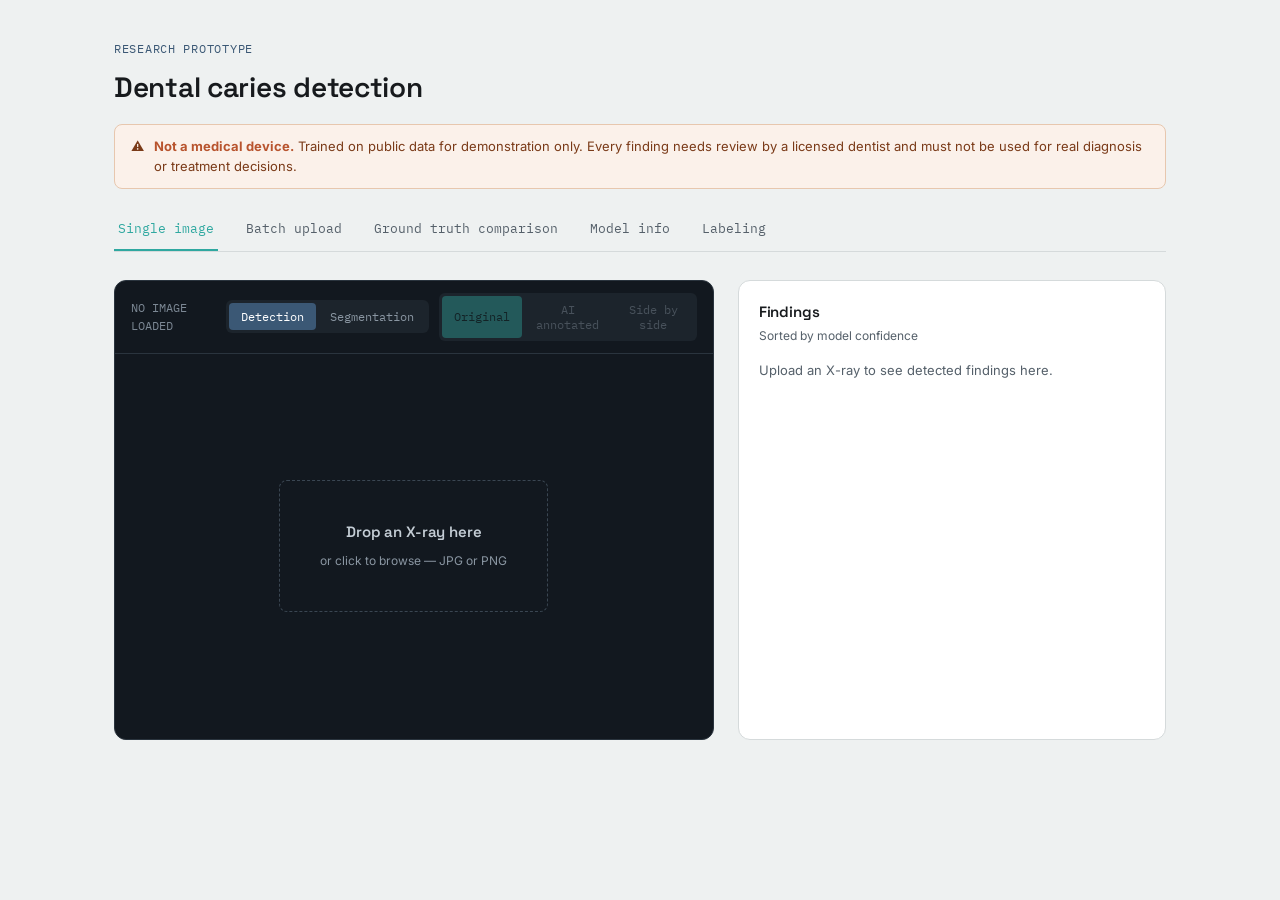
<file: app/static/index.html>
<!DOCTYPE html>
<html lang="en">
<head>
<meta charset="UTF-8">
<meta name="viewport" content="width=device-width, initial-scale=1.0">
<title>Dental caries detection — demo</title>
<link rel="preconnect" href="https://fonts.googleapis.com">
<link href="https://fonts.googleapis.com/css2?family=Space+Grotesk:wght@500;600&family=Inter:wght@400;500;600&family=IBM+Plex+Mono:wght@400;500&display=swap" rel="stylesheet">
<link rel="stylesheet" href="style.css">
<style>
  main { display: grid; grid-template-columns: 1.4fr 1fr; gap: 24px; }
  @media (max-width: 780px) { main { grid-template-columns: 1fr; } }

  .threshold-row {
    display: flex;
    align-items: center;
    gap: 12px;
    padding: 12px 16px;
    border-top: 1px solid var(--panel-dark-line);
    font-family: 'IBM Plex Mono', monospace;
    font-size: 12px;
    color: #8A96A2;
  }
  .threshold-row input[type="range"] {
    flex: 1;
    accent-color: var(--accent);
  }
  .threshold-row .threshold-value { color: var(--accent); width: 40px; text-align: right; }

  .actions-row {
    display: none;
    gap: 8px;
    padding: 10px 16px;
    border-top: 1px solid var(--panel-dark-line);
  }
  .actions-row button {
    font-family: 'IBM Plex Mono', monospace;
    font-size: 11.5px;
    padding: 6px 12px;
    border-radius: 6px;
    border: 1px solid var(--panel-dark-line);
    background: #1C242C;
    color: #C4CDD5;
    cursor: pointer;
  }
  .actions-row button:hover { border-color: var(--accent); color: var(--accent); }

  .side-by-side { display: flex; gap: 10px; width: 100%; height: 100%; align-items: center; justify-content: center; }
  .side-by-side figure { margin: 0; flex: 1; text-align: center; }
  .side-by-side img { max-width: 100%; max-height: 380px; border-radius: 4px; cursor: zoom-in; }
  .side-by-side figcaption { font-family: 'IBM Plex Mono', monospace; font-size: 10.5px; color: #7C8894; margin-top: 6px; }

  @media print {
    .nav, .dropzone, .toggle, .threshold-row, .actions-row { display: none !important; }
    body { background: #fff; }
    .viewer, .viewer-bar, .panel { background: #fff !important; color: #111 !important; border: 1px solid #ccc !important; }
    .viewer-bar span, .status { color: #111 !important; }
    .viewer { min-height: auto; }
    main { grid-template-columns: 1fr !important; }
  }
</style>
</head>
<body>

<header>
  <div class="eyebrow">Research prototype</div>
  <h1>Dental caries detection</h1>
  <div class="disclaimer">
    <span>⚠</span>
    <span><strong>Not a medical device.</strong> Trained on public data for demonstration only. Every finding needs review by a licensed dentist and must not be used for real diagnosis or treatment decisions.</span>
  </div>
  <nav class="nav">
    <a href="index.html" class="active">Single image</a>
    <a href="batch.html">Batch upload</a>
    <a href="compare.html">Ground truth comparison</a>
    <a href="about.html">Model info</a>
    <a href="labeling.html">Labeling</a>
  </nav>
</header>

<main>
  <section class="viewer">
    <div class="viewer-bar">
      <span id="viewer-label">NO IMAGE LOADED</span>
      <div style="display:flex; gap:10px; align-items:center;">
        <div class="toggle model-toggle" id="model-toggle">
          <button id="btn-model-detect" class="active">Detection</button>
          <button id="btn-model-seg">Segmentation</button>
        </div>
        <div class="toggle">
          <button id="btn-original" class="active" disabled>Original</button>
          <button id="btn-annotated" disabled>AI annotated</button>
          <button id="btn-side" disabled>Side by side</button>
        </div>
      </div>
    </div>
    <div class="viewer-stage" id="stage">
      <div class="dropzone" id="dropzone">
        <div class="display">Drop an X-ray here</div>
        <small>or click to browse — JPG or PNG</small>
      </div>
      <input type="file" id="file-input" accept="image/*" style="display:none">
    </div>
    <div class="threshold-row" id="threshold-row" style="display:none">
      <span>MIN CONFIDENCE</span>
      <input type="range" id="threshold-slider" min="5" max="95" value="25" step="1">
      <span class="threshold-value mono" id="threshold-value">25%</span>
    </div>
    <div class="actions-row" id="actions-row">
      <button id="btn-download">Download annotated image</button>
      <button id="btn-print">Print / save report</button>
    </div>
    <div class="status" id="status" style="display:none"></div>
  </section>

  <section class="panel">
    <h2>Findings</h2>
    <div class="sub">Sorted by model confidence</div>
    <div id="findings">
      <div class="empty-state">Upload an X-ray to see detected findings here.</div>
    </div>
  </section>
</main>

<script src="boxes.js?v=2"></script>
<script>
  const dropzone = document.getElementById('dropzone');
  const fileInput = document.getElementById('file-input');
  const stage = document.getElementById('stage');
  const viewerLabel = document.getElementById('viewer-label');
  const statusEl = document.getElementById('status');
  const findingsEl = document.getElementById('findings');
  const btnOriginal = document.getElementById('btn-original');
  const btnAnnotated = document.getElementById('btn-annotated');
  const btnSide = document.getElementById('btn-side');
  const thresholdRow = document.getElementById('threshold-row');
  const thresholdSlider = document.getElementById('threshold-slider');
  const thresholdValue = document.getElementById('threshold-value');
  const actionsRow = document.getElementById('actions-row');
  const btnDownload = document.getElementById('btn-download');
  const btnPrint = document.getElementById('btn-print');
  const btnModelDetect = document.getElementById('btn-model-detect');
  const btnModelSeg = document.getElementById('btn-model-seg');

  let originalUrl = null;
  let originalFilename = 'xray';
  let currentFile = null;   // kept so switching models can re-POST without a re-upload
  let currentModel = 'detection';
  let loadedImage = null;   // Image object, for client-side compositing
  let allFindings = [];     // full findings list from the API (low confidence floor)
  let currentAnnotatedUrl = null;
  let currentView = 'original';

  dropzone.addEventListener('click', () => fileInput.click());
  dropzone.addEventListener('dragover', (e) => { e.preventDefault(); dropzone.style.borderColor = '#2FA8A0'; });
  dropzone.addEventListener('dragleave', () => { dropzone.style.borderColor = '#3A4652'; });
  dropzone.addEventListener('drop', (e) => {
    e.preventDefault();
    if (e.dataTransfer.files.length) handleFile(e.dataTransfer.files[0]);
  });
  fileInput.addEventListener('change', (e) => {
    if (e.target.files.length) handleFile(e.target.files[0]);
  });

  function showImage(url) {
    stage.innerHTML = '';
    const img = document.createElement('img');
    img.src = url;
    stage.appendChild(img);
  }

  function showSideBySide(origUrl, annotUrl) {
    stage.innerHTML = `
      <div class="side-by-side">
        <figure><img src="${origUrl}"><figcaption>ORIGINAL</figcaption></figure>
        <figure><img src="${annotUrl}"><figcaption>AI ANNOTATED</figcaption></figure>
      </div>
    `;
  }

  function setStatus(text, visible) {
    statusEl.textContent = text;
    statusEl.style.display = visible ? 'block' : 'none';
  }

  function currentThreshold() {
    return Number(thresholdSlider.value) / 100;
  }

  function renderAnnotated() {
    if (!loadedImage) return;
    const boxes = findingsToBoxes(allFindings, currentThreshold());
    currentAnnotatedUrl = compositeBoxes(loadedImage, boxes);
    if (currentView === 'annotated') showImage(currentAnnotatedUrl);
    else if (currentView === 'side') showSideBySide(originalUrl, currentAnnotatedUrl);
    return currentAnnotatedUrl;
  }

  async function handleFile(file) {
    currentFile = file;
    originalUrl = URL.createObjectURL(file);
    originalFilename = file.name.replace(/\.[^.]+$/, '');
    allFindings = [];
    currentView = 'original';
    showImage(originalUrl);
    viewerLabel.textContent = file.name.toUpperCase();
    btnOriginal.disabled = false;
    btnAnnotated.disabled = true;
    btnSide.disabled = true;
    thresholdRow.style.display = 'none';
    actionsRow.style.display = 'none';
    setActiveToggle('original');

    const img = await loadImage(originalUrl);
    loadedImage = img;
    await runPrediction();
  }

  async function runPrediction() {
    if (!currentFile) return;
    setStatus('Analyzing…', true);
    findingsEl.innerHTML = '<div class="empty-state">Running detection…</div>';

    const formData = new FormData();
    formData.append('file', currentFile);
    formData.append('model', currentModel);

    try {
      const res = await fetch('/predict', { method: 'POST', body: formData });
      if (!res.ok) throw new Error((await res.json()).detail || 'Prediction failed');
      const data = await res.json();

      allFindings = data.findings;
      btnAnnotated.disabled = false;
      btnSide.disabled = false;
      thresholdRow.style.display = 'flex';
      actionsRow.style.display = 'flex';
      currentView = 'annotated';
      renderAnnotated();
      setActiveToggle('annotated');
      renderFindingsList();
      setStatus('Done', true);
    } catch (err) {
      setStatus('Error: ' + err.message, true);
      findingsEl.innerHTML = '<div class="empty-state">Something went wrong. Try a different image.</div>';
    }
  }

  function setActiveModel(modelType) {
    currentModel = modelType;
    btnModelDetect.classList.toggle('active', modelType === 'detection');
    btnModelSeg.classList.toggle('active', modelType === 'segmentation');
    runPrediction();
  }

  btnModelDetect.addEventListener('click', () => setActiveModel('detection'));
  btnModelSeg.addEventListener('click', () => setActiveModel('segmentation'));

  function setActiveToggle(which) {
    btnOriginal.classList.toggle('active', which === 'original');
    btnAnnotated.classList.toggle('active', which === 'annotated');
    btnSide.classList.toggle('active', which === 'side');
  }

  btnOriginal.addEventListener('click', () => {
    if (!originalUrl) return;
    currentView = 'original';
    showImage(originalUrl);
    setActiveToggle('original');
  });
  btnAnnotated.addEventListener('click', () => {
    if (!loadedImage) return;
    currentView = 'annotated';
    renderAnnotated();
    setActiveToggle('annotated');
  });
  btnSide.addEventListener('click', () => {
    if (!loadedImage) return;
    currentView = 'side';
    renderAnnotated();
    setActiveToggle('side');
  });

  thresholdSlider.addEventListener('input', () => {
    thresholdValue.textContent = thresholdSlider.value + '%';
    renderAnnotated();
    renderFindingsList();
  });

  btnDownload.addEventListener('click', () => {
    if (!currentAnnotatedUrl) return;
    const a = document.createElement('a');
    a.href = currentAnnotatedUrl;
    a.download = `${originalFilename}_annotated.png`;
    a.click();
  });

  btnPrint.addEventListener('click', () => {
    if (currentView === 'original') {
      currentView = 'annotated';
      renderAnnotated();
      setActiveToggle('annotated');
    }
    window.print();
  });

  function renderFindingsList() {
    const threshold = currentThreshold();
    const visible = allFindings.filter(f => f.confidence >= threshold);
    if (!visible.length) {
      findingsEl.innerHTML = '<div class="empty-state">No findings above the confidence threshold.</div>';
      return;
    }
    findingsEl.innerHTML = visible.map(f => `
      <div class="finding">
        <div class="finding-top">
          <span class="finding-class">${f.class}${classBadge(f.class)}</span>
          <span class="finding-conf mono">${(f.confidence * 100).toFixed(1)}%</span>
        </div>
        <div class="bar-track"><div class="bar-fill" style="width:${f.confidence * 100}%"></div></div>
      </div>
    `).join('');
  }
</script>

<script src="zoom.js?v=2"></script>
</body>
</html>
</file>
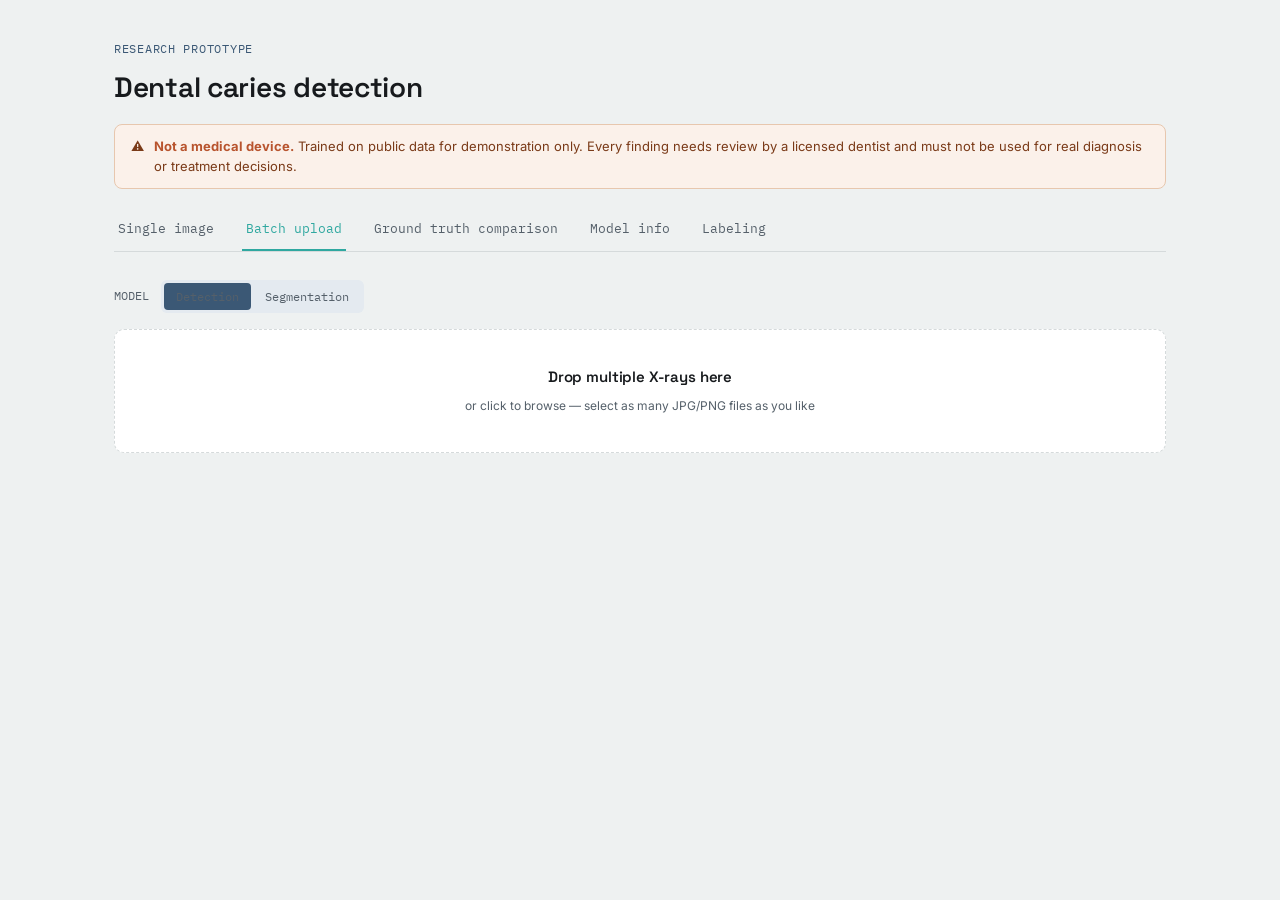
<file: app/static/batch.html>
<!DOCTYPE html>
<html lang="en">
<head>
<meta charset="UTF-8">
<meta name="viewport" content="width=device-width, initial-scale=1.0">
<title>Dental caries detection — batch upload</title>
<link rel="preconnect" href="https://fonts.googleapis.com">
<link href="https://fonts.googleapis.com/css2?family=Space+Grotesk:wght@500;600&family=Inter:wght@400;500;600&family=IBM+Plex+Mono:wght@400;500&display=swap" rel="stylesheet">
<link rel="stylesheet" href="style.css">
<style>
  .batch-dropzone {
    text-align: center;
    color: var(--ink-soft);
    cursor: pointer;
    padding: 36px;
    border: 1.5px dashed var(--border);
    border-radius: 10px;
    background: var(--card);
    margin-bottom: 28px;
  }
  .batch-dropzone:hover { border-color: var(--accent); color: var(--accent); }
  .batch-dropzone .display { font-size: 15px; color: var(--ink); margin-bottom: 4px; font-family: 'Space Grotesk', sans-serif; font-weight: 600; }
  .batch-dropzone small { font-size: 12px; }

  .queue-status {
    font-family: 'IBM Plex Mono', monospace;
    font-size: 13px;
    color: var(--structural);
    margin-bottom: 20px;
    display: none;
  }

  .results-grid {
    display: grid;
    grid-template-columns: repeat(auto-fill, minmax(340px, 1fr));
    gap: 20px;
  }

  .result-card {
    background: var(--panel-dark);
    border: 1px solid var(--panel-dark-line);
    border-radius: 12px;
    overflow: hidden;
    display: flex;
    flex-direction: column;
  }
  .result-card .card-bar {
    padding: 10px 14px;
    border-bottom: 1px solid var(--panel-dark-line);
    display: flex;
    justify-content: space-between;
    align-items: center;
    gap: 8px;
  }
  .result-card .filename {
    font-family: 'IBM Plex Mono', monospace;
    font-size: 11.5px;
    color: #7C8894;
    overflow: hidden;
    text-overflow: ellipsis;
    white-space: nowrap;
  }
  .result-card .card-toggle {
    display: inline-flex;
    background: #1C242C;
    border-radius: 5px;
    padding: 2px;
    flex-shrink: 0;
  }
  .result-card .card-toggle button {
    font-family: 'IBM Plex Mono', monospace;
    font-size: 10.5px;
    padding: 4px 8px;
    border-radius: 3px;
    border: none;
    background: transparent;
    color: #8A96A2;
    cursor: pointer;
  }
  .result-card .card-toggle button.active { background: var(--accent); color: #06231F; }

  .result-card .card-image {
    background: #0B0F13;
    display: flex; align-items: center; justify-content: center;
    padding: 12px;
    min-height: 200px;
  }
  .result-card .card-image img { max-width: 100%; max-height: 260px; border-radius: 4px; cursor: zoom-in; }

  .result-card .card-findings { padding: 12px 16px 16px; background: var(--card); }
  .result-card .card-findings .finding { padding: 8px 0; }
  .result-card .card-findings .finding-class { font-size: 13px; }
  .result-card .card-findings .finding-conf { font-size: 12px; }
  .result-card .no-findings { font-size: 12.5px; color: var(--ink-soft); padding: 4px 0; }

  .card-error {
    padding: 16px;
    color: var(--danger);
    font-size: 13px;
    background: #FBF1EA;
  }

  .threshold-bar {
    display: none;
    align-items: center;
    gap: 12px;
    padding: 14px 18px;
    background: var(--card);
    border: 1px solid var(--border);
    border-radius: 10px;
    margin-bottom: 20px;
    font-family: 'IBM Plex Mono', monospace;
    font-size: 12px;
    color: var(--ink-soft);
  }
  .threshold-bar input[type="range"] { flex: 1; accent-color: var(--accent); max-width: 320px; }
  .threshold-bar .threshold-value { color: var(--accent); width: 40px; }

  .card-tools { display: flex; gap: 6px; flex-shrink: 0; }
  .card-tools button {
    font-family: 'IBM Plex Mono', monospace;
    font-size: 13px;
    width: 24px; height: 24px;
    border-radius: 4px;
    border: none;
    background: #1C242C;
    color: #8A96A2;
    cursor: pointer;
    line-height: 1;
  }
  .card-tools button:hover { color: var(--accent); }

  @media print {
    .batch-dropzone, .threshold-bar, .queue-status, .card-toggle, .card-tools, .nav, .model-bar { display: none !important; }
    .results-grid { display: block; }
    .result-card { break-inside: avoid; margin-bottom: 24px; border-color: #ccc !important; }
    .card-image, .card-bar { background: #fff !important; }
    .filename { color: #111 !important; }
  }
</style>
</head>
<body>

<header>
  <div class="eyebrow">Research prototype</div>
  <h1>Dental caries detection</h1>
  <div class="disclaimer">
    <span>⚠</span>
    <span><strong>Not a medical device.</strong> Trained on public data for demonstration only. Every finding needs review by a licensed dentist and must not be used for real diagnosis or treatment decisions.</span>
  </div>
  <nav class="nav">
    <a href="index.html">Single image</a>
    <a href="batch.html" class="active">Batch upload</a>
    <a href="compare.html">Ground truth comparison</a>
    <a href="about.html">Model info</a>
    <a href="labeling.html">Labeling</a>
  </nav>
</header>

<main>
  <div class="model-bar" id="model-bar" style="display:flex; align-items:center; gap:12px; margin-bottom: 16px;">
    <span class="mono" style="font-size:12px; color:var(--ink-soft);">MODEL</span>
    <div class="toggle model-toggle light-toggle" id="model-toggle">
      <button id="btn-model-detect" class="active">Detection</button>
      <button id="btn-model-seg">Segmentation</button>
    </div>
  </div>

  <div class="batch-dropzone" id="dropzone">
    <div class="display">Drop multiple X-rays here</div>
    <small>or click to browse — select as many JPG/PNG files as you like</small>
  </div>
  <input type="file" id="file-input" accept="image/*" multiple style="display:none">

  <div class="threshold-bar" id="threshold-bar">
    <span>MIN CONFIDENCE (all images)</span>
    <input type="range" id="threshold-slider" min="5" max="95" value="25" step="1">
    <span class="threshold-value" id="threshold-value">25%</span>
    <button id="btn-print-all" style="margin-left:auto; font-family:'IBM Plex Mono',monospace; font-size:11.5px; padding:6px 12px; border-radius:6px; border:1px solid var(--border); background:var(--card); color:var(--ink-soft); cursor:pointer;">Print / save report</button>
  </div>

  <div class="queue-status mono" id="queue-status"></div>
  <div class="results-grid" id="results-grid"></div>
</main>

<script src="boxes.js?v=2"></script>
<script>
  const dropzone = document.getElementById('dropzone');
  const fileInput = document.getElementById('file-input');
  const queueStatus = document.getElementById('queue-status');
  const resultsGrid = document.getElementById('results-grid');
  const thresholdBar = document.getElementById('threshold-bar');
  const thresholdSlider = document.getElementById('threshold-slider');
  const thresholdValue = document.getElementById('threshold-value');
  const btnModelDetect = document.getElementById('btn-model-detect');
  const btnModelSeg = document.getElementById('btn-model-seg');

  let currentModel = 'detection';
  let currentFiles = [];   // kept so switching models can re-run without a re-upload

  function currentThreshold() {
    return Number(thresholdSlider.value) / 100;
  }

  dropzone.addEventListener('click', () => fileInput.click());
  dropzone.addEventListener('dragover', (e) => { e.preventDefault(); dropzone.style.borderColor = '#2FA8A0'; });
  dropzone.addEventListener('dragleave', () => { dropzone.style.borderColor = 'var(--border)'; });
  dropzone.addEventListener('drop', (e) => {
    e.preventDefault();
    if (e.dataTransfer.files.length) handleFiles(e.dataTransfer.files);
  });
  fileInput.addEventListener('change', (e) => {
    if (e.target.files.length) handleFiles(e.target.files);
  });

  function cardSkeleton(filename) {
    const card = document.createElement('div');
    card.className = 'result-card';
    card.innerHTML = `
      <div class="card-bar">
        <span class="filename">${filename}</span>
      </div>
      <div class="card-image"><span class="mono" style="color:#7C8894; font-size:12px;">Analyzing…</span></div>
    `;
    return card;
  }

  function renderFindingsList(findings, threshold) {
    const visible = findings.filter(f => f.confidence >= threshold);
    if (!visible.length) return '<div class="no-findings">No findings above the confidence threshold.</div>';
    return visible.map(f => `
      <div class="finding">
        <div class="finding-top">
          <span class="finding-class">${f.class}${classBadge(f.class)}</span>
          <span class="finding-conf mono">${(f.confidence * 100).toFixed(1)}%</span>
        </div>
        <div class="bar-track"><div class="bar-fill" style="width:${f.confidence * 100}%"></div></div>
      </div>
    `).join('');
  }

  function renderCard(card, filename, originalUrl, loadedImg, findings) {
    card.innerHTML = `
      <div class="card-bar">
        <span class="filename">${filename}</span>
        <div class="card-toggle">
          <button class="btn-orig">Original</button>
          <button class="btn-annot active">AI</button>
        </div>
        <div class="card-tools">
          <button class="btn-card-download" title="Download annotated image">&#8681;</button>
          <button class="btn-card-remove" title="Remove from results">&times;</button>
        </div>
      </div>
      <div class="card-image"><img></div>
      <div class="card-findings"></div>
    `;

    const img = card.querySelector('.card-image img');
    const findingsEl = card.querySelector('.card-findings');
    const btnOrig = card.querySelector('.btn-orig');
    const btnAnnot = card.querySelector('.btn-annot');
    const btnCardDownload = card.querySelector('.btn-card-download');
    const btnCardRemove = card.querySelector('.btn-card-remove');
    let view = 'annotated';

    function refresh() {
      const threshold = currentThreshold();
      if (view === 'annotated') {
        img.src = compositeBoxes(loadedImg, findingsToBoxes(findings, threshold));
      } else {
        img.src = originalUrl;
      }
      findingsEl.innerHTML = renderFindingsList(findings, threshold);
    }

    btnOrig.addEventListener('click', () => {
      view = 'original';
      btnOrig.classList.add('active');
      btnAnnot.classList.remove('active');
      refresh();
    });
    btnAnnot.addEventListener('click', () => {
      view = 'annotated';
      btnAnnot.classList.add('active');
      btnOrig.classList.remove('active');
      refresh();
    });
    btnCardDownload.addEventListener('click', () => {
      const a = document.createElement('a');
      a.href = img.src;
      a.download = `${filename.replace(/\.[^.]+$/, '')}_annotated.png`;
      a.click();
    });
    btnCardRemove.addEventListener('click', () => {
      card.remove();
      cardRefreshers = cardRefreshers.filter(entry => entry.card !== card);
    });

    refresh();
    return refresh;
  }

  let cardRefreshers = [];
  // Guards against an in-flight handleFiles() (e.g. a rapid model-toggle
  // click) still resolving after a newer call has already cleared the grid.
  let batchGeneration = 0;

  async function handleFiles(fileList) {
    const myGeneration = ++batchGeneration;
    const files = Array.from(fileList);
    currentFiles = files;
    resultsGrid.innerHTML = '';
    cardRefreshers = [];
    thresholdBar.style.display = 'none';
    queueStatus.style.display = 'block';
    queueStatus.textContent = `Uploading ${files.length} image${files.length === 1 ? '' : 's'}…`;
    // Disabled for the duration of this run — prevents queuing up multiple
    // full batch-inference runs server-side if the model toggle (or a new
    // upload) is triggered again before this one finishes.
    btnModelDetect.disabled = true;
    btnModelSeg.disabled = true;

    const cards = new Map();
    const originalUrls = new Map();
    for (const file of files) {
      const card = cardSkeleton(file.name);
      resultsGrid.appendChild(card);
      cards.set(file.name, card);
      originalUrls.set(file.name, URL.createObjectURL(file));
    }

    const formData = new FormData();
    for (const file of files) formData.append('files', file);
    formData.append('model', currentModel);

    try {
      queueStatus.textContent = `Running ${currentModel} on ${files.length} image${files.length === 1 ? '' : 's'}…`;
      const urlEntries = Array.from(originalUrls.entries()); // [filename, url][]
      const [res, ...loadedImgs] = await Promise.all([
        fetch('/predict-batch', { method: 'POST', body: formData }),
        ...urlEntries.map(([, url]) => loadImage(url)),
      ]);
      if (!res.ok) throw new Error((await res.json()).detail || 'Batch prediction failed');
      const data = await res.json();
      if (myGeneration !== batchGeneration) return; // a newer handleFiles() started meanwhile
      const imageByFilename = new Map(urlEntries.map(([filename], i) => [filename, loadedImgs[i]]));

      for (const result of data.results) {
        const card = cards.get(result.filename);
        if (!card) continue;
        if (result.error) {
          card.innerHTML = `
            <div class="card-bar"><span class="filename">${result.filename}</span></div>
            <div class="card-error">${result.error}</div>
          `;
          continue;
        }
        const originalUrl = originalUrls.get(result.filename);
        const loadedImg = imageByFilename.get(result.filename);
        const refresh = renderCard(card, result.filename, originalUrl, loadedImg, result.findings);
        cardRefreshers.push({ card, refresh });
      }

      thresholdBar.style.display = 'flex';
      queueStatus.textContent = `Done — ${data.results.length} image${data.results.length === 1 ? '' : 's'} processed.`;
      btnModelDetect.disabled = false;
      btnModelSeg.disabled = false;
    } catch (err) {
      if (myGeneration !== batchGeneration) return;
      queueStatus.textContent = 'Error: ' + err.message;
      btnModelDetect.disabled = false;
      btnModelSeg.disabled = false;
    }
  }

  thresholdSlider.addEventListener('input', () => {
    thresholdValue.textContent = thresholdSlider.value + '%';
    cardRefreshers.forEach(entry => entry.refresh());
  });

  function setActiveModel(modelType) {
    currentModel = modelType;
    btnModelDetect.classList.toggle('active', modelType === 'detection');
    btnModelSeg.classList.toggle('active', modelType === 'segmentation');
    if (currentFiles.length) handleFiles(currentFiles);
  }
  btnModelDetect.addEventListener('click', () => setActiveModel('detection'));
  btnModelSeg.addEventListener('click', () => setActiveModel('segmentation'));

  document.getElementById('btn-print-all').addEventListener('click', () => window.print());
</script>

<script src="zoom.js?v=2"></script>
</body>
</html>
</file>
<file: app/static/style.css>
:root {
  --bg-page: #EEF1F1;
  --panel-dark: #12181F;
  --panel-dark-line: #2A343E;
  --ink: #171A1D;
  --ink-soft: #55606A;
  --accent: #2FA8A0;
  --accent-soft: #D7EFEC;
  --structural: #3B5875;
  --border: #D5DADB;
  --card: #FFFFFF;
  --danger: #B8542E;
  --ground-truth: #D64545;
  --structural-soft: #E4EAF0;
  --ink-faint: #7C8894;
}
* { box-sizing: border-box; }
body {
  margin: 0;
  background: var(--bg-page);
  color: var(--ink);
  font-family: 'Inter', -apple-system, sans-serif;
  line-height: 1.5;
}
h1, h2, .display {
  font-family: 'Space Grotesk', sans-serif;
  font-weight: 600;
  letter-spacing: -0.01em;
}
.mono { font-family: 'IBM Plex Mono', monospace; }

header {
  max-width: 1100px;
  margin: 0 auto;
  padding: 40px 24px 0;
}
.eyebrow {
  font-family: 'IBM Plex Mono', monospace;
  font-size: 12px;
  letter-spacing: 0.06em;
  text-transform: uppercase;
  color: var(--structural);
}
h1 { font-size: 28px; margin: 8px 0 16px; }

.disclaimer {
  display: flex;
  gap: 10px;
  align-items: flex-start;
  background: #FBF1EA;
  border: 1px solid #E7C7AE;
  color: #7A3A18;
  border-radius: 8px;
  padding: 12px 16px;
  font-size: 13px;
  margin-bottom: 20px;
}
.disclaimer strong { color: var(--danger); }

/* nav */
.nav {
  display: flex;
  gap: 4px;
  margin: 4px 0 28px;
  border-bottom: 1px solid var(--border);
}
.nav a {
  font-family: 'IBM Plex Mono', monospace;
  font-size: 13px;
  color: var(--ink-soft);
  text-decoration: none;
  padding: 10px 4px;
  margin-right: 20px;
  border-bottom: 2px solid transparent;
}
.nav a:hover { color: var(--ink); }
.nav a.active { color: var(--accent); border-bottom-color: var(--accent); }

main {
  max-width: 1100px;
  margin: 0 auto;
  padding: 0 24px 60px;
}

.viewer {
  background: var(--panel-dark);
  border-radius: 12px;
  min-height: 460px;
  position: relative;
  display: flex;
  flex-direction: column;
  overflow: hidden;
  border: 1px solid var(--panel-dark-line);
}
.viewer-bar {
  display: flex;
  justify-content: space-between;
  align-items: center;
  padding: 12px 16px;
  border-bottom: 1px solid var(--panel-dark-line);
}
.viewer-bar span {
  color: #7C8894;
  font-size: 12px;
  font-family: 'IBM Plex Mono', monospace;
}
.toggle {
  display: inline-flex;
  background: #1C242C;
  border-radius: 6px;
  padding: 3px;
  gap: 2px;
}
.toggle button {
  font-family: 'IBM Plex Mono', monospace;
  font-size: 12px;
  padding: 6px 12px;
  border-radius: 4px;
  border: none;
  background: transparent;
  color: #8A96A2;
  cursor: pointer;
}
.toggle button.active { background: var(--accent); color: #06231F; }
.toggle button:disabled { opacity: 0.4; cursor: not-allowed; }

/* model switch (detection/segmentation) — distinct color from the
   original/annotated/side view toggle so the two aren't confused.
   .toggle supplies the shared shape; this only recolors it. Add
   .light-toggle when placing it directly on a light card background
   (batch/compare/about pages) rather than inside the dark .viewer panel. */
.model-toggle button.active { background: var(--structural); color: #fff; }
.model-toggle.light-toggle { background: var(--structural-soft); }
.model-toggle.light-toggle button { color: var(--ink-soft); }

.viewer-stage {
  flex: 1;
  display: flex;
  align-items: center;
  justify-content: center;
  padding: 20px;
}
.viewer-stage img { max-width: 100%; max-height: 400px; border-radius: 4px; cursor: zoom-in; }

/* zoom viewer (see zoom.js) */
.zoom-overlay {
  position: fixed;
  inset: 0;
  background: rgba(9, 12, 15, 0.94);
  display: flex;
  align-items: center;
  justify-content: center;
  opacity: 0;
  pointer-events: none;
  transition: opacity 0.15s ease;
  z-index: 1000;
}
.zoom-overlay.open { opacity: 1; pointer-events: auto; }
.zoom-wrap {
  width: 92vw;
  height: 88vh;
  display: flex;
  align-items: center;
  justify-content: center;
  overflow: hidden;
}
.zoom-img {
  max-width: 100%;
  max-height: 100%;
  object-fit: contain;
  cursor: zoom-in;
  user-select: none;
  -webkit-user-select: none;
  transform-origin: 0 0;
  will-change: transform;
}
.zoom-close {
  position: absolute;
  top: 20px;
  right: 24px;
  background: rgba(255, 255, 255, 0.08);
  border: 1px solid rgba(255, 255, 255, 0.2);
  color: #fff;
  width: 38px;
  height: 38px;
  border-radius: 50%;
  font-size: 22px;
  line-height: 1;
  cursor: pointer;
}
.zoom-close:hover { background: rgba(255, 255, 255, 0.18); }
.zoom-hint {
  position: absolute;
  bottom: 22px;
  left: 50%;
  transform: translateX(-50%);
  font-family: 'IBM Plex Mono', monospace;
  font-size: 12px;
  color: rgba(255, 255, 255, 0.55);
  white-space: nowrap;
}

.dropzone {
  text-align: center;
  color: #8A96A2;
  cursor: pointer;
  padding: 40px;
  border: 1.5px dashed #3A4652;
  border-radius: 8px;
}
.dropzone:hover { border-color: var(--accent); color: var(--accent); }
.dropzone .display { font-size: 15px; color: #C4CDD5; margin-bottom: 4px; }
.dropzone small { font-size: 12px; }

.status {
  padding: 10px 16px;
  font-family: 'IBM Plex Mono', monospace;
  font-size: 12px;
  color: var(--accent);
  border-top: 1px solid var(--panel-dark-line);
}

.panel {
  background: var(--card);
  border: 1px solid var(--border);
  border-radius: 12px;
  padding: 20px;
}
.panel h2 { font-size: 15px; margin: 0 0 4px; }
.panel .sub { font-size: 12px; color: var(--ink-soft); margin-bottom: 16px; }

.finding { padding: 12px 0; border-top: 1px solid var(--border); }
.finding:first-child { border-top: none; }
.finding-top { display: flex; justify-content: space-between; align-items: baseline; margin-bottom: 6px; }
.finding-class { font-size: 14px; font-weight: 500; text-transform: capitalize; }
.finding-conf { font-family: 'IBM Plex Mono', monospace; font-size: 13px; color: var(--accent); }
.bar-track { height: 4px; background: var(--border); border-radius: 2px; overflow: hidden; }
.bar-fill { height: 100%; background: var(--accent); }
.empty-state { font-size: 13px; color: var(--ink-soft); }

.weak-badge {
  color: #F59E0B;
  font-size: 8px;
  cursor: help;
  margin-left: 5px;
  vertical-align: middle;
}
</file>
